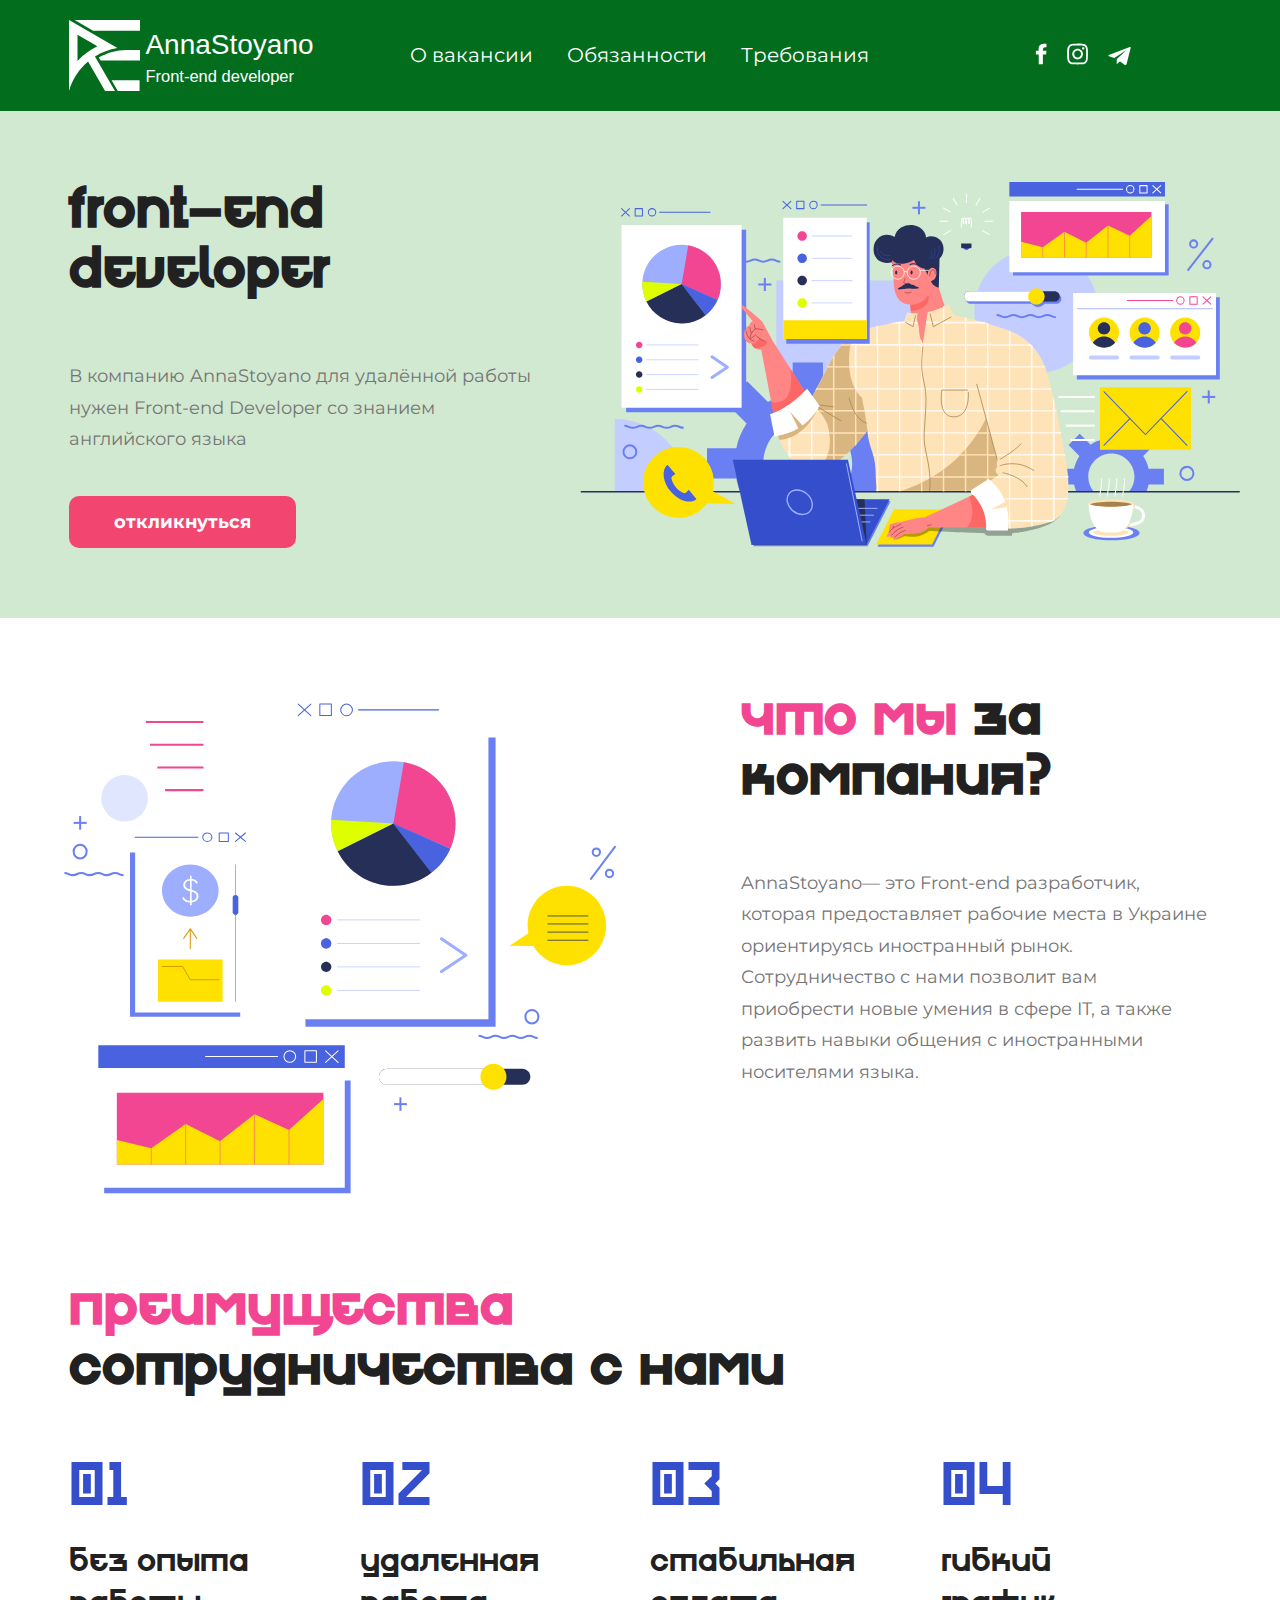
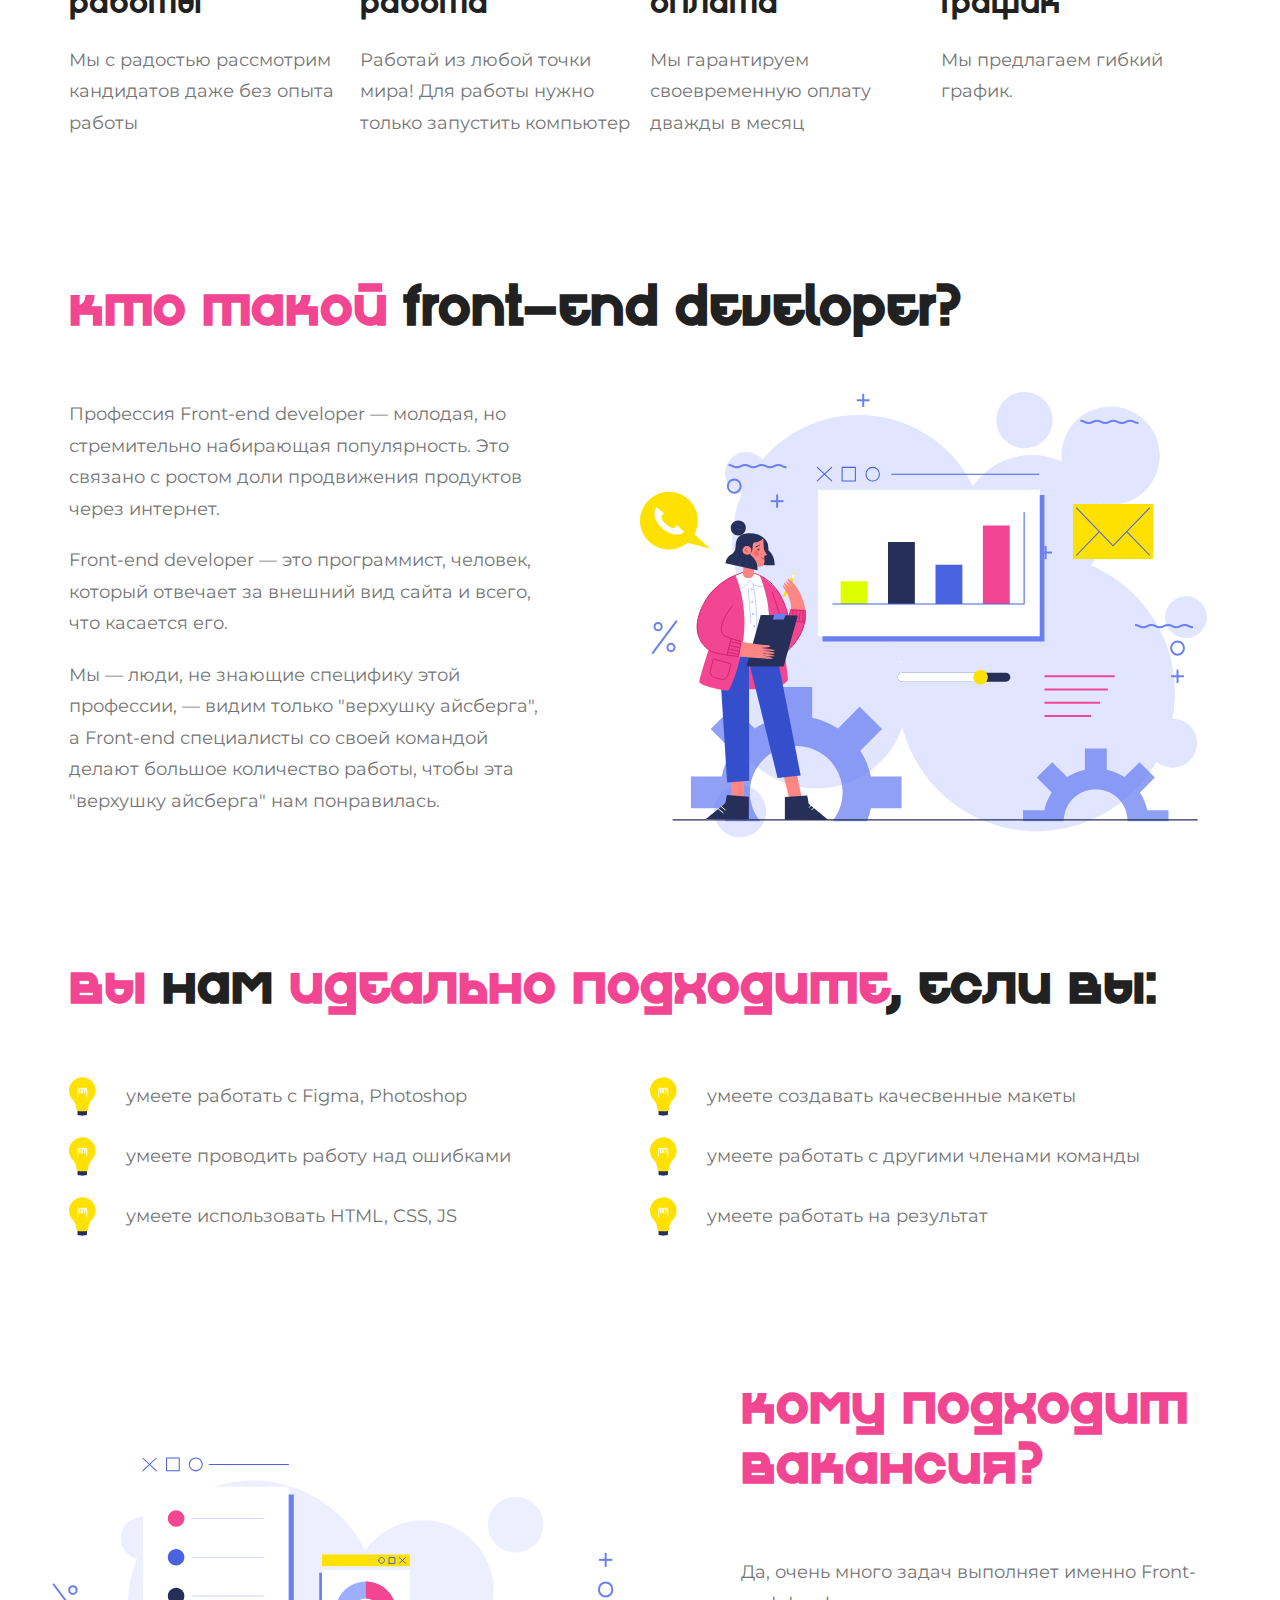
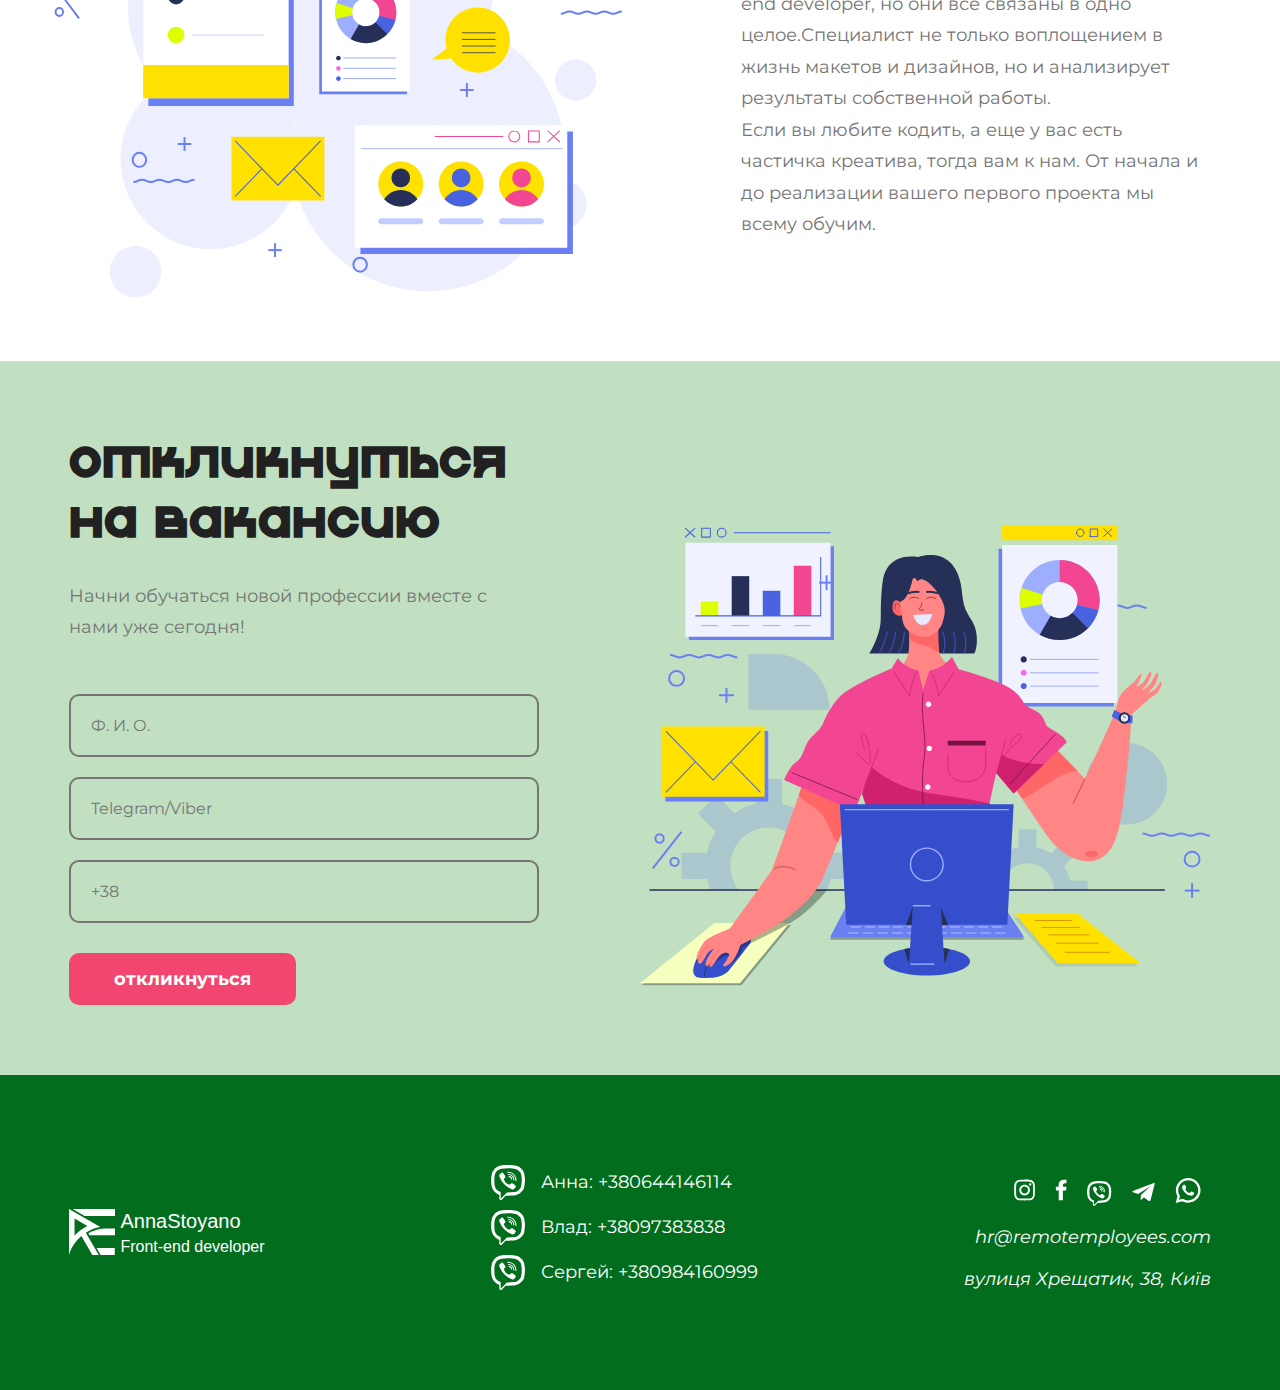
<file: index.html>
<!DOCTYPE html>
<html lang="en">

<head>
    <meta charset="UTF-8">
    <meta http-equiv="X-UA-Compatible" content="IE=edge">
    <meta name="viewport" content="width=device-width, initial-scale=1.0">
    <title>Traffic manager</title>
    <link rel="stylesheet" href="css/common.css">
    <link rel="stylesheet" href="css/home.css">
    <link rel="stylesheet" href="css/homeMobile.css" media="(max-width: 950px)">
    <link rel="stylesheet" href="css/commonMobile.css" media="(max-width: 850px)">
    <link rel="preconnect" href="https://fonts.googleapis.com">
    <link rel="shortcut icon" type="image/jpg" href="/images/favicon.png">
</head>

<body>

    <script defer src="script.js"></script>

    <header class="header">
        <div class="header__inner inner flex">
            <div class="mobile__wrapper flex">
                <a href="/" class="flex logo_wrapper">
                    <img src="./images/logo.svg" class="logo__img" alt="remote employees">
                    <div class="logo__text">
                        <div class="logo__text--main">AnnaStoyano</div>
                        <div class="logo__text--sub">Front-end developer</div>
                    </div>
                </a>
                <button class="menu-icon" aria-label="menu">
                    <span class="menu-icon-block"></span>
                    <span class="menu-icon-block"></span>
                    <span class="menu-icon-block"></span>
                </button>
            </div>
            <div class="navigation__wrapper flex">
                <nav class="navigation">
                    <ul class="navigation_list flex">
                        <li class="navigation_item">
                            <a href="#howTraffic" class="navigation_link">О вакансии</a>
                        </li>
                        <li class="navigation_item">
                            <a href="#offer" class="navigation_link">Обязанности</a>
                        </li>
                        <li class="navigation_item">
                            <a href="#requirements" class="navigation_link">Требования</a>
                        </li>
                    </ul>
                </nav>
                <div class="social-link_wrapper flex">
                    <a href="./index.html" class="social-link facebook">
                        <img src="./images/fb.svg" alt="facebook icon">
                    </a>
                    <a href="./index.html" class="social-link instargam">
                        <img src="./images/insta.svg" alt="instargam icon">
                    </a>
                    <a href="./index.html" class="social-link telegram">
                        <img src="./images/tg.svg" alt="telegram icon">
                    </a>
                </div>
            </div>
        </div>
    </header>
    <main class="main">
        <article class="banner">
            <div class="banner__inner inner">
                <h1 class="banner__title title">Front-end Developer</h1>
                <object data="images/boy.svg" type="image/svg+xml" class="banner__img image" aria-label="Working boy">Working boy</object>
                <p class="banner__description description">
                    В компанию AnnaStoyano для удалённой работы нужен Front-end Developer со знанием английского
                    языка
                </p>
                <a href="#contact" class="button">откликнуться</a>
            </div>
        </article>
        <section class="aboutUs">
            <div class="aboutUs__inner inner flex">
                <h2 class="aboutUs__title title"><span class="pink">Что мы</span> за компания?</h2>
                <object data="images/ai.svg" type="image/svg+xml" class="aboutUs__img image" aria-label="Artificial intelligence">Artificial
                    intelligence</object>
                <p class="aboutUs__description description">
                    AnnaStoyano— это Front-end разработчик, которая предоставляет рабочие места в Украине
                    ориентируясь иностранный рынок.<br>
                    Сотрудничество с нами позволит вам приобрести новые умения в сфере IT, а также
                    развить навыки общения с иностранными носителями языка.
                </p>
            </div>
        </section>
        <section class="advantages">
            <div class="advantages__inner inner">
                <h2 class="advantages__title title"><span class="pink">Преимуще&shy;ства</span> сотрудниче&shy;ства с
                    нами</h2>
                <ul class="advantages__list flex">
                    <li class="advantages__item">
                        <p class="advantages__number title">01</p>
                        <p class="advantages__item-title title">Без опыта работы</p>
                        <p class="advantages__description description">Мы с радостью рассмотрим кандидатов даже без
                            опыта работы</p>
                    </li>
                    <li class="advantages__item">
                        <p class="advantages__number title">02</p>
                        <p class="advantages__item-title title">Удаленная работа</p>
                        <p class="advantages__description description">Работай из любой точки мира! Для работы нужно
                            только запустить компьютер</p>
                    </li>
                    <li class="advantages__item">
                        <p class="advantages__number title">03</p>
                        <p class="advantages__item-title title">Стабильная оплата</p>
                        <p class="advantages__description description">Мы гарантируем своевременную оплату дважды в
                            месяц</p>
                    </li>
                    <li class="advantages__item">
                        <p class="advantages__number title">04</p>
                        <p class="advantages__item-title title">Гибкий график</p>
                        <p class="advantages__description description">Мы предлагаем гибкий график.</p>
                    </li>
                </ul>
            </div>
        </section>
        <section class="howTraffic" id="howTraffic">
            <div class="howTraffic__inner inner">
                <h2 class="howTraffic__title title"><span class="pink">Кто такой</span> Front-end developer?</h2>
                <object data="./images/girl.svg" type="image/svg+xml" class="howTraffic__img image" aria-label="Working girl">Working
                    girl</object>
                <div class="howTraffic__description-wrapper description">
                    <p>
                        Профессия Front-end developer — молодая, но стремительно набирающая популярность. Это связано с
                        ростом доли продвижения продуктов
                        через интернет.
                    </p>
                    <p>
                        Front-end developer — это программист, человек, который отвечает за внешний вид сайта и
                        всего, что касается его.
                    </p>
                    <p>
                        Мы — люди, не знающие специфику этой профессии, — видим только "верхушку айсберга", а Front-end
                        специалисты со своей командой делают большое количество работы, чтобы эта "верхушку
                        айсберга" нам понравилась.
                    </p>
                </div>
            </div>
        </section>
        <section class="requirements" id="requirements">
            <div class="requirements__inner inner">
                <h2 class="requirements title"><span class="pink">Вы</span> нам <span class="pink">идеально
                        подходите</span>, если вы:</h2>
                <ul class="requirements_items--list">
                    <li class="requirements_item flex">
                        <object data="./images/lamp.svg" type="image/svg+xml" class="requirements__img" aria-label="lamp">lamp</object>
                        <p class="requirements__description description">умеете работать с Figma, Photoshop</p>
                    </li>
                    <li class="requirements_item flex">
                        <object data="./images/lamp.svg" type="image/svg+xml" class="requirements__img" aria-label="lamp">lamp</object>
                        <p class="requirements__description description">умеете создавать качесвенные макеты</p>
                    </li>
                    <li class="requirements_item flex">
                        <object data="./images/lamp.svg" class="requirements__img" aria-label="lamp">lamp</object>
                        <p class="requirements__description description">умеете проводить работу над ошибками</p>
                    </li>
                    <li class="requirements_item flex">
                        <object data="./images/lamp.svg" type="image/svg+xml" class="requirements__img" aria-label="lamp">lamp</object>
                        <p class="requirements__description description">умеете работать с другими членами команды</p>
                    </li>
                    <li class="requirements_item flex">
                        <object data="./images/lamp.svg" type="image/svg+xml" class="requirements__img" aria-label="lamp">lamp</object>
                        <p class="requirements__description description">умеете использовать HTML, CSS, JS</p>
                    </li>
                    <li class="requirements_item flex">
                        <object data="./images/lamp.svg" type="image/svg+xml" class="requirements__img" aria-label="lamp">lamp</object>
                        <p class="requirements__description description"> умеете работать на результат</p>
                    </li>
                </ul>
            </div>
        </section>
        <section class="offer" id="offer">
            <div class="offer__inner inner flex">
                <h2 class="offer__title title pink">Кому подходит вакансия?</h2>
                <object data="./images/ai_2.svg" type="image/svg+xml" class="offer__img image" aria-label="Artificial intelligence">Artificial
                    intelligence</object>
                <p class="offer__description description">
                    Да, очень много задач выполняет именно Front-end developer, но они все связаны в одно
                    целое.Специалист не только воплощением в жизнь макетов и дизайнов, но и анализирует
                    результаты собственной работы.<br>
                    Если вы любите кодить, а еще у вас есть частичка креатива, тогда вам к нам.
                    От начала и до реализации вашего первого проекта мы всему обучим.
                </p>
            </div>
        </section>
        <section class="contact" id="contact">
            <div class="contact__inner inner">
                <h2 class="contact__title title">Откликнуться на вакансию</h2>
                <p class="contact__description description">
                    Начни обучаться новой профессии вместе с нами уже сегодня!
                </p>
                <object data="./images/girl_2.svg" type="image/svg+xml" class="contact__img image" aria-label="Working girl">Working girl</object>
                <form action="#" class="contact__form flex" id="feedback" method="POST">
                    <input type="text" class="contact__input contact__input--name" placeholder="Ф. И. О."
                        name="name" required id="name" aria-label="name"
                        pattern="^[A-zА-я\s]+(([',. -][A-zА-я\s])?[A-zА-я\s]*)*$"
                        oninvalid="setCustomValidity('Enter only english or russian letters ')"
                        oninput="setCustomValidity('')">
                    <input type="text" class="contact__input contact__input--socialNetwork" placeholder="Telegram/Viber"
                        name="telega/viber" id="socialNetwork" aria-label="Social network address">
                    <input type="tel" required class="contact__input contact__input--email" placeholder="+38"
                        name="tel" id="tel" aria-label="Phone"
                        pattern="(\+)?[0-9]{0,3}[0-9]{3}[0-9]{3}[0-9]{4}"
                        oninvalid="setCustomValidity('Enter phone only numbers without () or - ')"
                        oninput="setCustomValidity('')">

                    <input type="submit" value="откликнуться" class="contact_button button" aria-label="submit">
                </form>
            </div>
        </section>
    </main>
    <footer class="footer">
        <div class="footer__inner inner flex">
            <a href="/" class="flex logo_wrapper">
                <img src="/images/logo.svg" class="logo__img" alt="remote employees">
                <div class="logo__text">
                    <div class="logo__text--main">AnnaStoyano</div>
                    <div class="logo__text--sub">Front-end developer</div>
                </div>
            </a>
            <ul class="footer_contact">
                <li class="footer_contact__inner">
                    <a href="./index.html" target="_blank" aria-label="viber chat"
                        class="footer_contact__link flex">
                        <img src="./images/viber.svg" alt="Viber contact" class="footer_contact--img">
                        <span class="footer_contact--name">Анна: +380644146114</span>
                    </a>
                </li>
                <li class="footer_contact__inner">
                    <a href="./index.html" target="_blank" aria-label="viber chat"
                        class="footer_contact__link flex">
                        <img src="./images/viber.svg" alt="Viber contact" class="footer_contact--img">
                        <span class="footer_contact--name">Влад: +38097383838</span>
                    </a>
                </li>
                <li class="footer_contact__inner">
                    <a href="./index.html" target="_blank" aria-label="viber chat"
                        class="footer_contact__link flex">
                        <img src="./images/viber.svg" alt="Viber contact" class="footer_contact--img">
                        <span class="footer_contact--name">Сергей: +380984160999</span>
                    </a>
                </li>
            </ul>
            <div class="footer_info">
                <div class="social-link_wrapper flex">
                    <a href="./index.html" aria-label="instagram"
                        class="social-link instargam">
                        <img src="./images/insta.svg" alt="instargam icon">
                    </a>
                    <a href="./index.html" aria-label="facebook" class="social-link facebook">
                        <img src="./images/fb.svg" alt="facebook icon">
                    </a>
                    <a href="./index.html" aria-label="viber chat" class="social-link viber">
                        <img src="./images/viber.svg" alt="viber icon">
                    </a>
                    <a href="./" aria-label="telegram chat" class="social-link telegram">
                        <img src="./images/tg.svg" alt="telegram icon">
                    </a>
                    <a href="./" aria-label="whatsApp chat" class="social-link whatsapp">
                        <img src="./images/whatsapp.svg" alt="whats app icon">
                    </a>
                </div>
                <address class="address">
                    <a href="mailto:annStoyano@gmail.com" class="footer_info--email" aria-label="email"
                        target="_blank">hr@remotemployees.com</a>
                    <a href="https://goo.gl/maps/ByyG2Q5hPBRp3QBQA" class="footer_info--address"
                        aria-label="googlemap office location" target="_blank" rel="noopener">
                        вулиця Хрещатик, 38, Київ
                    </a>
                </address>
            </div>
        </div>
    </footer>
</body>

</html>
</file>
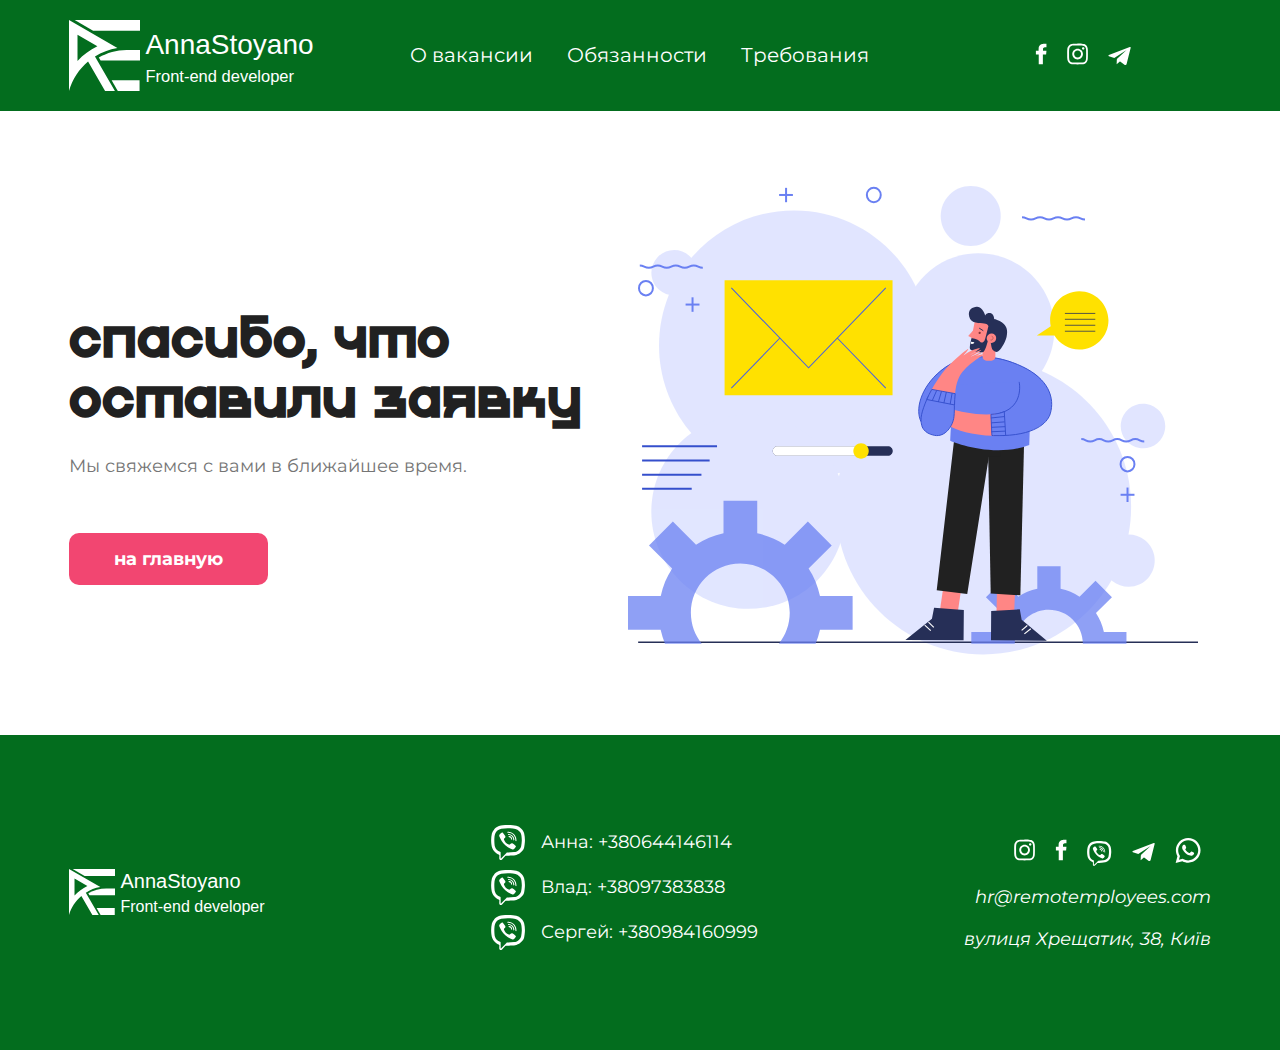
<file: thankPage.html>
<!DOCTYPE html>
<html lang="en">

<head>
    <meta charset="UTF-8">
    <meta http-equiv="X-UA-Compatible" content="IE=edge">
    <meta name="viewport" content="width=device-width, initial-scale=1.0">
    <link rel="stylesheet" href="css/common.css">
    <link rel="stylesheet" href="css/thankPage.css">
    <link rel="stylesheet" href="css/commonMobile.css" media="(max-width: 850px)">
    <link rel="preload" href="fonts/Practice-font.woff2" as="font" type="font/woff2" crossorigin>
    <link rel="shortcut icon" type="image/jpg" href="/images/favicon.png">
    <title>Thank You</title>
</head>

<body>
    <script defer src="/script.js"></script>

    <header class="header">
        <div class="header__inner inner flex">
            <div class="mobile__wrapper flex">
                <a href="/" class="flex logo_wrapper">
                    <img src="/images/logo.svg" class="logo__img" alt="remote employees">
                    <div class="logo__text">
                        <div class="logo__text--main">AnnaStoyano</div>
                        <div class="logo__text--sub">Front-end developer</div>
                    </div>
                </a>
                <button class="menu-icon" aria-label="menu">
                    <span class="menu-icon-block"></span>
                    <span class="menu-icon-block"></span>
                    <span class="menu-icon-block"></span>
                </button>
            </div>
            <div class="navigation__wrapper flex">
                <nav class="navigation">
                    <ul class="navigation_list flex">
                        <li class="navigation_item">
                            <a href="index.html#howTraffic" class="navigation_link">О вакансии</a>
                        </li>
                        <li class="navigation_item">
                            <a href="index.html#offer" class="navigation_link">Обязанности</a>
                        </li>
                        <li class="navigation_item">
                            <a href="index.html#requirements" class="navigation_link">Требования</a>
                        </li>
                    </ul>
                </nav>
                <div class="social-link_wrapper flex">
                    <a href="https://fb.com/remotemployees" class="social-link facebook">
                        <img src="./images/fb.svg" alt="facebook icon">
                    </a>
                    <a href="https://www.instagram.com/remotemployees/" class="social-link instargam">
                        <img src="./images/insta.svg" alt="instargam icon">
                    </a>
                    <a href="https://t.me/remotemployees" class="social-link telegram">
                        <img src="./images/tg.svg" alt="telegram icon">
                    </a>
                </div>
            </div>
        </div>
    </header>
    <main>
        <section class="thankPage">
            <div class="thankPage__inner inner">
                <h1 class="thankPage__title title">Спасибо, что оставили заявку</h1>
                <object data="images/thankYou.svg" type="image/svg+xml" class="thankPage__img image">Working boy</object>
                <div class="thankPage__description description">
                    Мы свяжемся с вами в ближайшее время.
                </div>
                <a href="index.html" class="button">на главную</a>
        </section>
    </main>
    <footer class="footer">
        <div class="footer__inner inner flex">
            <a href="/" class="flex logo_wrapper">
                <img src="/images/logo.svg" class="logo__img" alt="remote employees">
                <div class="logo__text">
                    <div class="logo__text--main">AnnaStoyano</div>
                    <div class="logo__text--sub">Front-end developer</div>
                </div>
            </a>
            <ul class="footer_contact">
                <li class="footer_contact__inner">
                    <a href="./index.html" target="_blank" aria-label="viber chat"
                        class="footer_contact__link flex">
                        <img src="./images/viber.svg" alt="Viber contact" class="footer_contact--img">
                        <span class="footer_contact--name">Анна: +380644146114</span>
                    </a>
                </li>
                <li class="footer_contact__inner">
                    <a href="./index.html" target="_blank" aria-label="viber chat"
                        class="footer_contact__link flex">
                        <img src="./images/viber.svg" alt="Viber contact" class="footer_contact--img">
                        <span class="footer_contact--name">Влад: +38097383838</span>
                    </a>
                </li>
                <li class="footer_contact__inner">
                    <a href="./index.html" target="_blank" aria-label="viber chat"
                        class="footer_contact__link flex">
                        <img src="./images/viber.svg" alt="Viber contact" class="footer_contact--img">
                        <span class="footer_contact--name">Сергей: +380984160999</span>
                    </a>
                </li>
            </ul>
            <div class="footer_info">
                <div class="social-link_wrapper flex">
                    <a href="./index.html" aria-label="instagram"
                        class="social-link instargam">
                        <img src="./images/insta.svg" alt="instargam icon">
                    </a>
                    <a href="./index.html" aria-label="facebook" class="social-link facebook">
                        <img src="./images/fb.svg" alt="facebook icon">
                    </a>
                    <a href="./index.html" aria-label="viber chat" class="social-link viber">
                        <img src="./images/viber.svg" alt="viber icon">
                    </a>
                    <a href="./" aria-label="telegram chat" class="social-link telegram">
                        <img src="./images/tg.svg" alt="telegram icon">
                    </a>
                    <a href="./" aria-label="whatsApp chat" class="social-link whatsapp">
                        <img src="./images/whatsapp.svg" alt="whats app icon">
                    </a>
                </div>
                <address class="address">
                    <a href="mailto:annStoyano@gmail.com" class="footer_info--email" aria-label="email"
                        target="_blank">hr@remotemployees.com</a>
                    <a href="https://goo.gl/maps/ByyG2Q5hPBRp3QBQA" class="footer_info--address"
                        aria-label="googlemap office location" target="_blank" rel="noopener">
                        вулиця Хрещатик, 38, Київ
                    </a>
                </address>
            </div>
        </div>
    </footer>
</body>

</html>
</file>
<file: css/common.css>
@import url('https://fonts.googleapis.com/css2?family=Montserrat:wght@400;500;700&display=swap');

@font-face {
    font-family: 'Practice-font';
    src: url('../fonts/Practice-font.woff2') format('woff2'),
        url('../fonts/PracticefontRegular.ttf') format('truetype'),
        url('../fonts/PracticefontRegular.woff') format('woff');
    font-weight: normal;
    font-style: normal;
    font-display: swap;
}

* {
    margin: 0;
    padding: 0;
    box-sizing: border-box;
    font-family: 'Montserrat', sans-serif;
}

ul {
    list-style-type: none;
}

a {
    color: inherit;
    text-decoration: none;
}

.image {
    position: absolute;

}

.flex {
    display: flex;
    justify-content: space-between;
    align-items: center;
}

.inner {
    position: relative;
    padding: 70px 2.3vw;
    max-width: 1200px;
    margin: 0 auto;
    width: 100%;
}

.title {
    margin-bottom: 60px;
    font-family: 'Practice-font', sans-serif;
    font-size: 48px;
    line-height: 125%;
    color: #212121;
}

.description {
    max-width: 470px;
    font-size: 18px;
    line-height: 175%;
    color: #757575;
}

.button {
    display: inline-block;
    padding: 15px 45px;
    background: #f24671;
    border-radius: 10px;
    border: none;
    font-weight: 700;
    font-size: 18px;
    color: #FFFFFF;
    margin-top: 10px;
    outline-style: none;
    transition: 0.3s;
    cursor: pointer;
}

.button:hover,
.button:focus {
    background: #FA2685;
}

.button:active {
    background: #FA5EA3;
}

/*----------HEADER----------*/

.header {
    background: #036d1e;
    position: relative;
    color: white;
}


.header__inner {
    position: relative;
    padding: 20px 2.3vw;
}

.menu-icon {
    display: none;
    border: none;
    background-color: transparent;
    cursor: pointer;
    height: 20px;
    width: 25px;
}


.menu-icon-block {
    position: relative;
    display: inline-block;
    width: 25px;
    height: 2px;
    background-color: white;
    transition: 0.5s;
}

.menu-icon-block:not(:last-child) {
    margin-bottom: 6px;
}

.menu-icon-block:nth-child(2) {
    max-width: 15px;
    float: right;
    opacity: 1;
}

.menu-icon:focus{
    outline-style: none;
    transform: scale(1.1);
}

.menu-icon:hover:not(.active) .menu-icon-block{
    animation: moveX 1s ease-in alternate;
    transform-box: fill-box;
}

.menu-icon:hover:not(.active) .menu-icon-block:nth-child(2){
    animation-delay: 0.2s;
}


.menu-icon:hover:not(.active) .menu-icon-block:nth-child(3){
    animation-delay: 0.4s;
}

@keyframes moveX{
    from{
        transform:scaleX(1);
    }
    50%{
        transform: scaleX(0);
    }
    to{
        transform:scaleX(1);
    }
}

.menu-icon.active .menu-icon-block:first-child {
    transform: rotate(40deg);
}

.menu-icon.active .menu-icon-block:last-child {
    transform: rotate(-40deg);
    top: -8px;
}

.menu-icon.active .menu-icon-block:nth-child(2) {
    display: none;
    opacity: 0;
}

.logo_wrapper {
    font-family: 'Oswald', sans-serif;
    width: fit-content;
    justify-content: start;
    margin-right: 20px;
}

.logo__img {
    width: 71px;
    height: 71px;
    margin-right: 5px;
}

.logo__text--main {
    font-family: 'Oswald', sans-serif;
    font-weight: 500;
    font-size: 28px;
    line-height: 41px;
}

.logo__text--sub {
    font-family: 'Open Sans', sans-serif;
    font-weight: 300;
    font-size: 16.5px;
    line-height: 22px;
}

.navigation__wrapper {
    width: 100%;
    justify-content: space-around;
    transition: 0.3s linear;
}

.navigation {
    font-size: 20px;
    line-height: 23px;
    color: #4A4A4A;
}

.navigation_item {
    margin: 0px 10px;
    padding: 7px;
}

.navigation_item:first-child {
    margin-left: 0px;
}

.pink {
    font-family: inherit;
    color: #F24693;
}

.title.pink {
    font-family: 'Practice-font', sans-serif;
}

.navigation_link {
    position: relative;
    outline-style: none;
    color: white;
}

.navigation_link::before {
    transition: 0.3s;
    position: absolute;
    content: "";
    min-width: 0%;
    max-width: 0%;
    height: 2px;
    background-color: white;
    top: 140%;
}

.navigation_link:hover::before,
.navigation_link:focus::before {
    min-width: 100%;
    max-width: 100%;
}

.social-link {
    margin: 0 10px;
    transition: 0.3s;
}

.social-link:active,
.social-link:hover,
.social-link:focus {
    transform: scale(1.12);
}

.social-link.telegram {
    margin-top: 4px;
}

.social-link.viber {
    margin-top: 6px;
}



.footer {
    background: #036d1e;
    position: relative;
    color: #fff;
}

.footer__inner {
    padding-top: 90px;
    padding-bottom: 90px;
}

.footer .logo__text--main {
    font-size: 20px;
    line-height: 30px;
}

.footer .logo__img {
    width: 46px;
    height: 46px;
}

.footer .logo__text--sub {
    font-size: 16px;
    line-height: 22px;
}

.footer_info {
    max-width: 350px;
    text-align: right;
}

.footer_contact,
.footer_info {
    font-size: 18px;
}

.footer_info--email {
    margin: 20px 0px;
    display: block;
}

.footer_contact__link {
    justify-content: flex-start;
    margin-bottom: 10px;
}

.footer_contact--img {
    width: 35px;
    margin-right: 15px;
}

.footer .social-link_wrapper {
    max-width: 280px;
    float: right;
    margin-bottom: 15px;
}

@media (max-width:1050px) {
    .logo_wrapper {
        margin-right: 7px;
    }

    .logo__img {
        width: 55px;
        height: 55px;
    }

    .logo__text--main {
        font-size: 24px;
        line-height: 31px;
    }

    .logo__text--sub {
        font-size: 14px;
        line-height: 18px;
    }

    .navigation {
        font-size: 18px;
    }

    .navigation_item {
        margin: 0px 7px;
        padding: 5px;
    }

    .social-link {
        margin: 0 7px;
    }

    .title {
        font-size: 3.8vw;
    }

    .button {
        font-size: 18px;
    }

}

@media (max-width:955px) {

    .flex {
        flex-wrap: wrap;
    }

    .logo_wrapper,
    .header__inner {
        flex-wrap: nowrap;
    }

    .title {
        font-size: 33px;
    }

    .footer__inner {
        max-width: 750px;
    }

    .footer__top {
        justify-content: space-around;
    }

    .footer_info {
        margin: 0 auto;
        margin-top: 30px;
        text-align: center;
    }

    .footer .social-link_wrapper {
        float: none;
        margin: 0 auto;
        margin-bottom: 15px;
    }

}
</file>
<file: css/home.css>
input:-webkit-autofill,
input:-webkit-autofill:hover,
input:-webkit-autofill:focus,
input:-webkit-autofill:active  {
    -webkit-box-shadow: 0 0 0 35px #D3DAFF inset !important;
}

.banner {
    position: relative;

}

.banner::before {
    content: "";
    position: absolute;
    width: 100%;
    height: 100%;
    background-color: #c1e0c2;
    opacity: 0.75;
    z-index: -1;
}

.banner__description {
    margin-bottom: 30px;
}

.banner__title {
    max-width: 450px;
}

.banner__img {
    top: 14%;
    left: 45%;
    width: 55%;
    max-width: 670px;
}

.offer__title,
.aboutUs__title {
    max-width: 470px;
    position: relative;
    right: 0px;
}

.aboutUs__inner,
.offer__inner {
    flex-direction: column;
    align-items: flex-end;
    padding-bottom: 120px;
}

.aboutUs__img,
.offer__img {
    max-width: 575px;
    width: 50%;
    top: 10%;
    left: 1%;
}

.advantages__title {
    max-width: 770px;
}

.advantages__list {
    align-items: flex-start;
}

.advantages__item {
    max-width: 270px;
}

.advantages__item:not(:first-child) {
    margin-left: 20px;
}

.advantages__number {
    color: #354FCC;
    font-size: 50px;
    margin-bottom: 20px;
}

.advantages__item-title {
    font-size: 28px;
    line-height: 150%;
    margin-bottom: 20px;
}

.advantages__item:last-child .advantages__item-title {
    max-width: 230px;
}

.howTraffic__description-wrapper p:not(:last-child) {
    margin-bottom: 20px;
}

.howTraffic__img {
    max-width: 570px;
    min-width: 490px;
    width: 50%;
    top: 27%;
    left: 50%;
}


.requirements_items--list {
    display: grid;
    grid-template-columns: 1fr 1fr;
    gap: 20px;
}

.requirements_item {
    justify-content: flex-start;
}

.requirements__img {
    margin-right: 30px;
    height: fit-content;
}

.offer__img {
    max-width: 570px;
    width: 50%;
    top: 23%;
}

.offer_info {
    max-width: 470px;
}

.contact {
    background-color: #c1e0c2;
}

.contact__title {
    margin-bottom: 0px;
}

.contact__description {
    margin: 30px 0px;
}

.contact__title {
    max-width: 470px;
}

.contact__form {
    flex-direction: column;
    align-items: flex-start;
}

.contact .button,
.contact__input {
    border: none;
    border-radius: 10px;
    margin-top: 20px;
}

.contact__input {
    width: 470px;
    padding: 20px;
    background-color: transparent;
    cursor: pointer;
    border: 2px solid #757575;
    color: #757575;
    transition: 0.3s;
    outline-style: none;
    font-size: 16px;
}

.button.contact_button {
    margin-top: 30px;
    display: inline-block;
    max-width: 250px;
    text-align: center;
}

.contact__input:hover {
    border: 2px solid #212121;
    color: #212121;
}

.contact__input:active,
.contact__input:focus {
    outline-style: none;
    border: 2px solid #354FCC;
    color: #354FCC;
}

.contact__input:valid{
    background: transparent !important;
}

.contact__img {
    max-width: 570px;
    width: 50%;
    top: 23%;
    left: 50%;
}

@media (max-width:1100px) {
    .banner__img {
        top: 20%;
        left: 47%;
        width: 50%;
        max-width: 600px;
        min-width: 480px;
    }

    .banner__title {
        max-width: 420px;
    }

    .banner__description {
        max-width: 400px;
    }

    .aboutUs__img {
        max-width: 520px;
        min-width: 400px;
        width: 45%;
        top: 15%;
        left: 1%;
    }

    .offer__img {
        max-width: 520px;
        min-width: 400px;
        width: 45%;
        top: 30%;
        left: 1%;
    }

    .aboutUs__title,
    .aboutUs__description,
    .offer__title,
    .offer__description {
        padding-left: 20px;
    }

    .howTraffic__img {
        min-width: 450px;
        width: 50%;
        top: 32%;
        left: 48%;
    }

    .howTraffic__description-wrapper {
        padding-right: 10px;
        max-width: 450px;
    }

    .contact__img {
        max-width: 450px;
        min-width: 350px;
        width: 45%;
        top: 25%;
        left: 54%;
    }
}
</file>
<file: css/homeMobile.css>
@media (max-width: 955px) {
    .image {
        position: relative;
        left: 0;
        top: 0;
        width: 65%;
        max-width: 700px;
        margin-bottom: 30px;
    }

    .inner:not(.header__inner, .footer__inner) {
        display: flex;
        flex-direction: column;
        align-items: center;
        padding-bottom: 30px;
        padding: 70px 30px 30px 30px;
    }

    .inner.banner__inner {
        padding-bottom: 70px;
    }

    .banner__description {
        text-align: center;
    }

    .aboutUs__inner,
    .offer__inner {
        align-items: center;
    }

    .title {
        max-width: 100%;
    }

    .description:not(.advantages__description) {
        max-width: 90%;
    }

    .advantages__list {
        max-width: 780px;
        margin: 0 auto;
    }

    .advantages .advantages__item {
        margin-left: 0px;
        max-width: 300px;
    }

    .advantages__item:first-child,
    .advantages__item:nth-child(2) {
        margin-bottom: 20px;
    }

    .requirements__description {
        display: flex;
        flex-wrap: wrap;
    }

    .requirements_item {
        flex-wrap: nowrap;
    }

    .contact__form {
        margin: 0 auto;
    }

    .contact .button {
        margin: 35px auto;
    }

}

@media (max-width: 780px) {
    .requirements_items--list {
        grid-template-columns: 1fr;
        row-gap: 20px;
    }
}

@media (max-width: 680px) {
    .advantages__list {
        width: 100%;
        align-items: center;
    }

    .advantages .advantages__item {
        max-width: 100%;
        display: flex;
        flex-direction: column;
        align-items: center;
        text-align: center;
    }

    .advantages__item:not(:last-child) {
        margin-bottom: 20px;
    }
}

@media (max-width: 520px) {
    .image {
        min-width: 300px;
        width: 100%;
    }

    .contact__form {
        width: 100%;
    }

    .contact__input {
        width: 100%;
    }

    .description,
    .title {
        max-width: 100%;
        padding: 0px;
    }
}

@media (max-width: 440px) {
    .main div.inner {
        padding: 50px 20px 20px 20px;
    }

    .advantages .advantages__item {
        align-items: flex-start;
        text-align: start;
    }

    .image {
        min-width: 280px;
    }

    .advantages__item-title {
        max-width: 300px;
    }
}
</file>
<file: css/commonMobile.css>
@media (max-width: 850px) {
    .header__inner {
        padding: 0px;
    }

    .mobile__wrapper {
        padding: 20px 2.3vw;
        width: 100%;
        z-index: 10;
        height: 100%;
        background: #354FCC;
    }

    .social-link_wrapper {
        margin-top: 20px;
        width: 100%;
        padding: 0px 20px;
        max-width: 600px;
    }

    .menu-icon {
        display: flex;
        flex-direction: column;
        align-items: flex-end;
    }

    .header .social-link_wrapper {
        padding-left: 10px;
        padding-right: 10px;
        margin: 0 auto;
    }

    .header {
        position: relative;
        z-index: 20;
    }

    .header .social-link_wrapper{
        display: none;
    }

    .navigation__wrapper {
        position: absolute;
        flex-direction: column;
        background: #354FCC;
        width: 100%;
        top: 0%;
        left: 0%;
        padding: 40px 0px 30px 0px;
        display: block;
        transition: 0.5s linear;
        z-index: 0;
        transform: translateY(-200%);
    }

    .navigation__wrapper.active {
        transform: translateY(94px);

    }

    .navigation_list {
        flex-direction: column;
        font-size: 20px;
        color: #F8F8F8;
    }

    .navigation_item {
        margin-bottom: 30px;
    }

    .navigation_link::before {
        background-color: #F8F8F8;
    }
}

@media (max-width:800px) {
    .footer__top {
        flex-direction: column;
        align-items: flex-start;
    }

    .footer_contact {
        margin: 50px 0 20px 0;
    }

    .footer_info {
        display: flex;
        flex-direction: column;
        margin: 0px auto;
        text-align: center;
        width: 80%;
        max-width: 450px;
    }

    .footer .social-link_wrapper{
        margin-top: 20px;
    }

    .social-link_wrapper {
        padding: 0px;
    }

    .copyright {
        margin-top: 30px;
        text-align: left;
    }
}

@media (max-width: 565px){
    .footer_info {
        margin: 0px;
        text-align: left;
    }
    .footer .logo_wrapper{
        margin-right: 10px;
    }

    .footer .social-link_wrapper{
        margin: 10px 0px;
        max-width: 100%;
    }
}

@media (max-width: 440px) {
    .description {
        font-size: 16px;
    }

    .footer_info {
        width: 100%;
    }

    .title{
        hyphens: auto;
    }
}
</file>
<file: css/thankPage.css>
.thankPage__inner{
    padding: 200px 2.3vw 150px 2.3vw;
}

.thankPage__title{
    width: 55%;
    max-width: 570px;
    margin-bottom: 20px;
}

.thankPage__description{
    margin-bottom: 40px;
}

.thankPage__img{
    top: 12%;
    left: 49%;
    max-width: 570px;
}


@media (max-width:1135px){
    .thankPage__inner{
        padding: 150px 2.3vw 130px 2.3vw;
    }

    .thankPage__img{
        width: 50%;
        min-width: 480px;
    }
}

@media (max-width:960px){
    .thankPage__inner{
        padding: 50px 30px;
        display: flex;
        flex-direction: column;
        align-items: center;
    }

    .thankPage__title, .thankPage__description{
        width: 100%;
        text-align: center;
    }

    .thankPage__img{
        width: 80%;
        position: relative;
        left: 2%;
        top: 0;
        margin: 0 auto;
        min-width: 300px;
        margin-top: 20px;
        margin-bottom: 30px;
    }

    .thankPage .button{
        width: 100%;
        text-align: center;
        max-width: 290px;
    }
}

@media (max-width: 400px){
    .thankPage__inner{
        padding: 50px 20px;
    }

    .thankPage__img{
        width: 90%;
        left: 0%;
    }

    .thankPage__title, .thankPage__description{
        width: 100%;
        text-align: left;
    }

}
</file>
